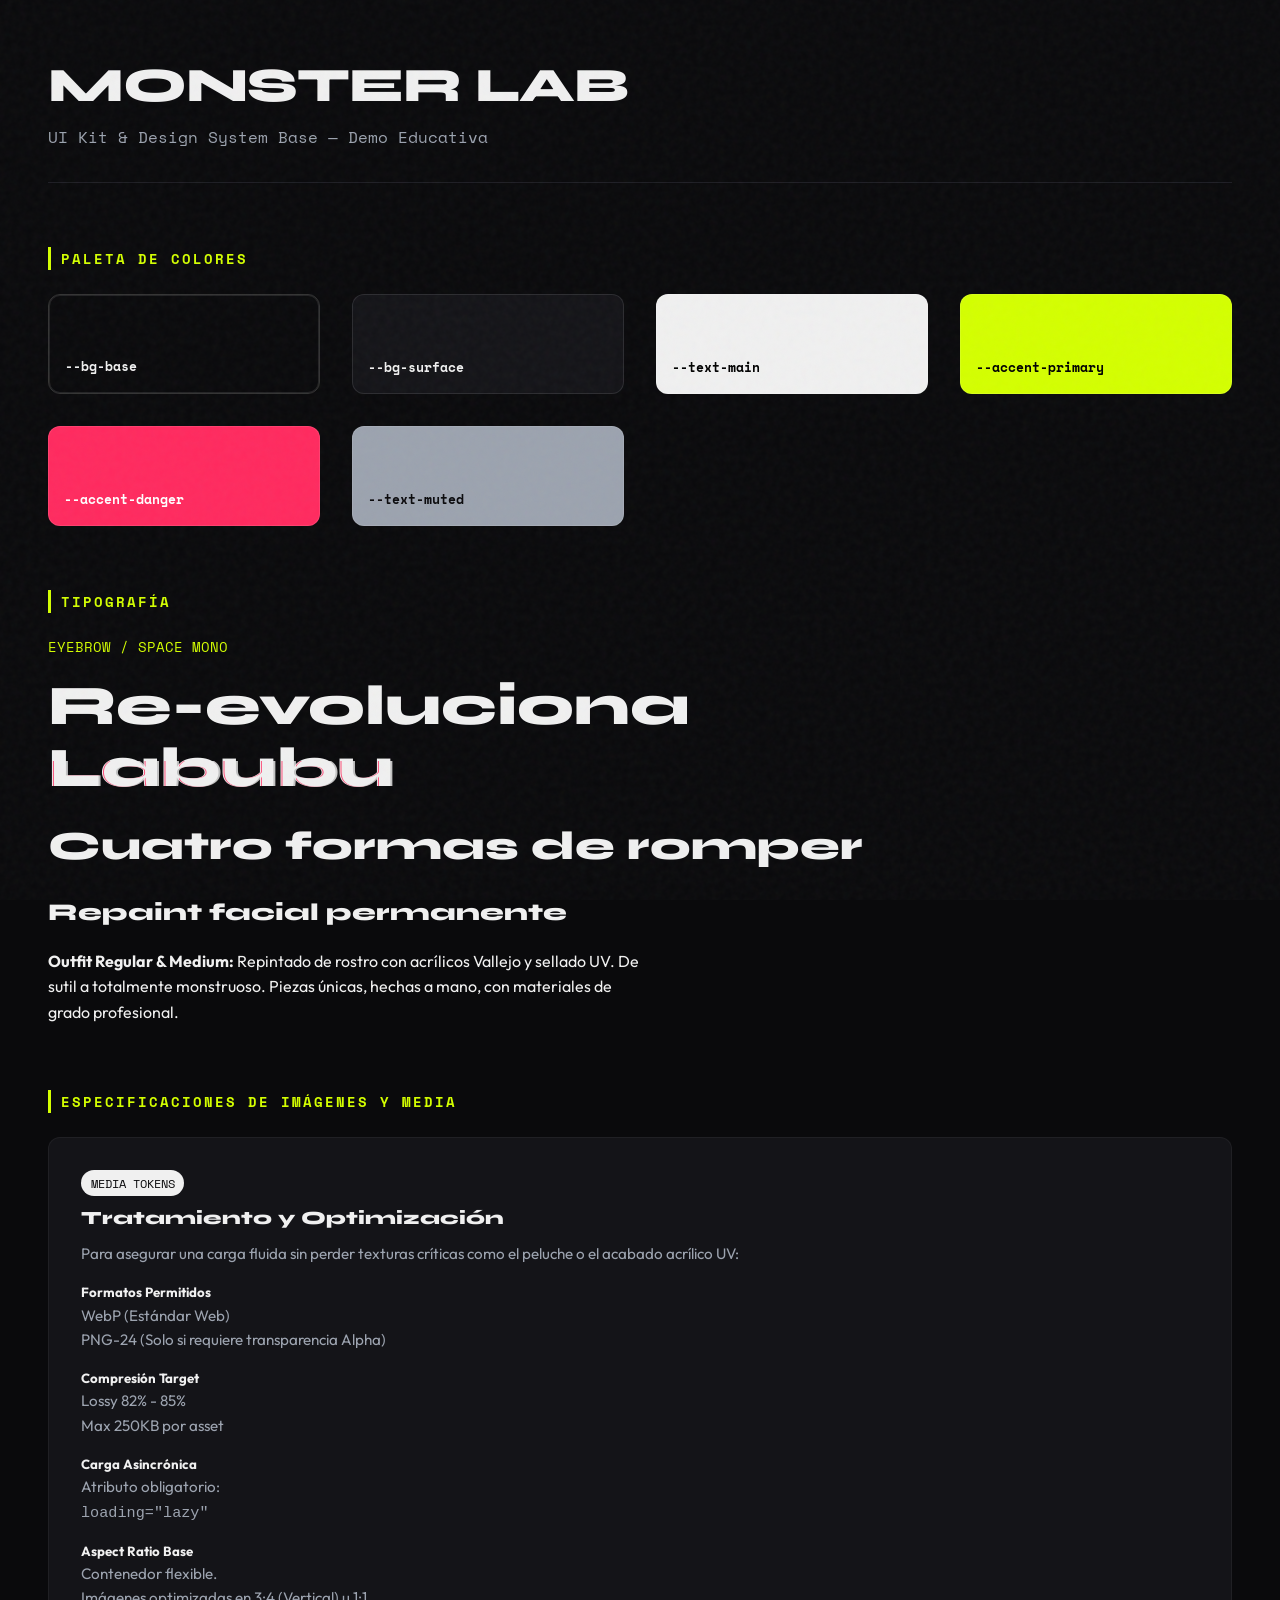
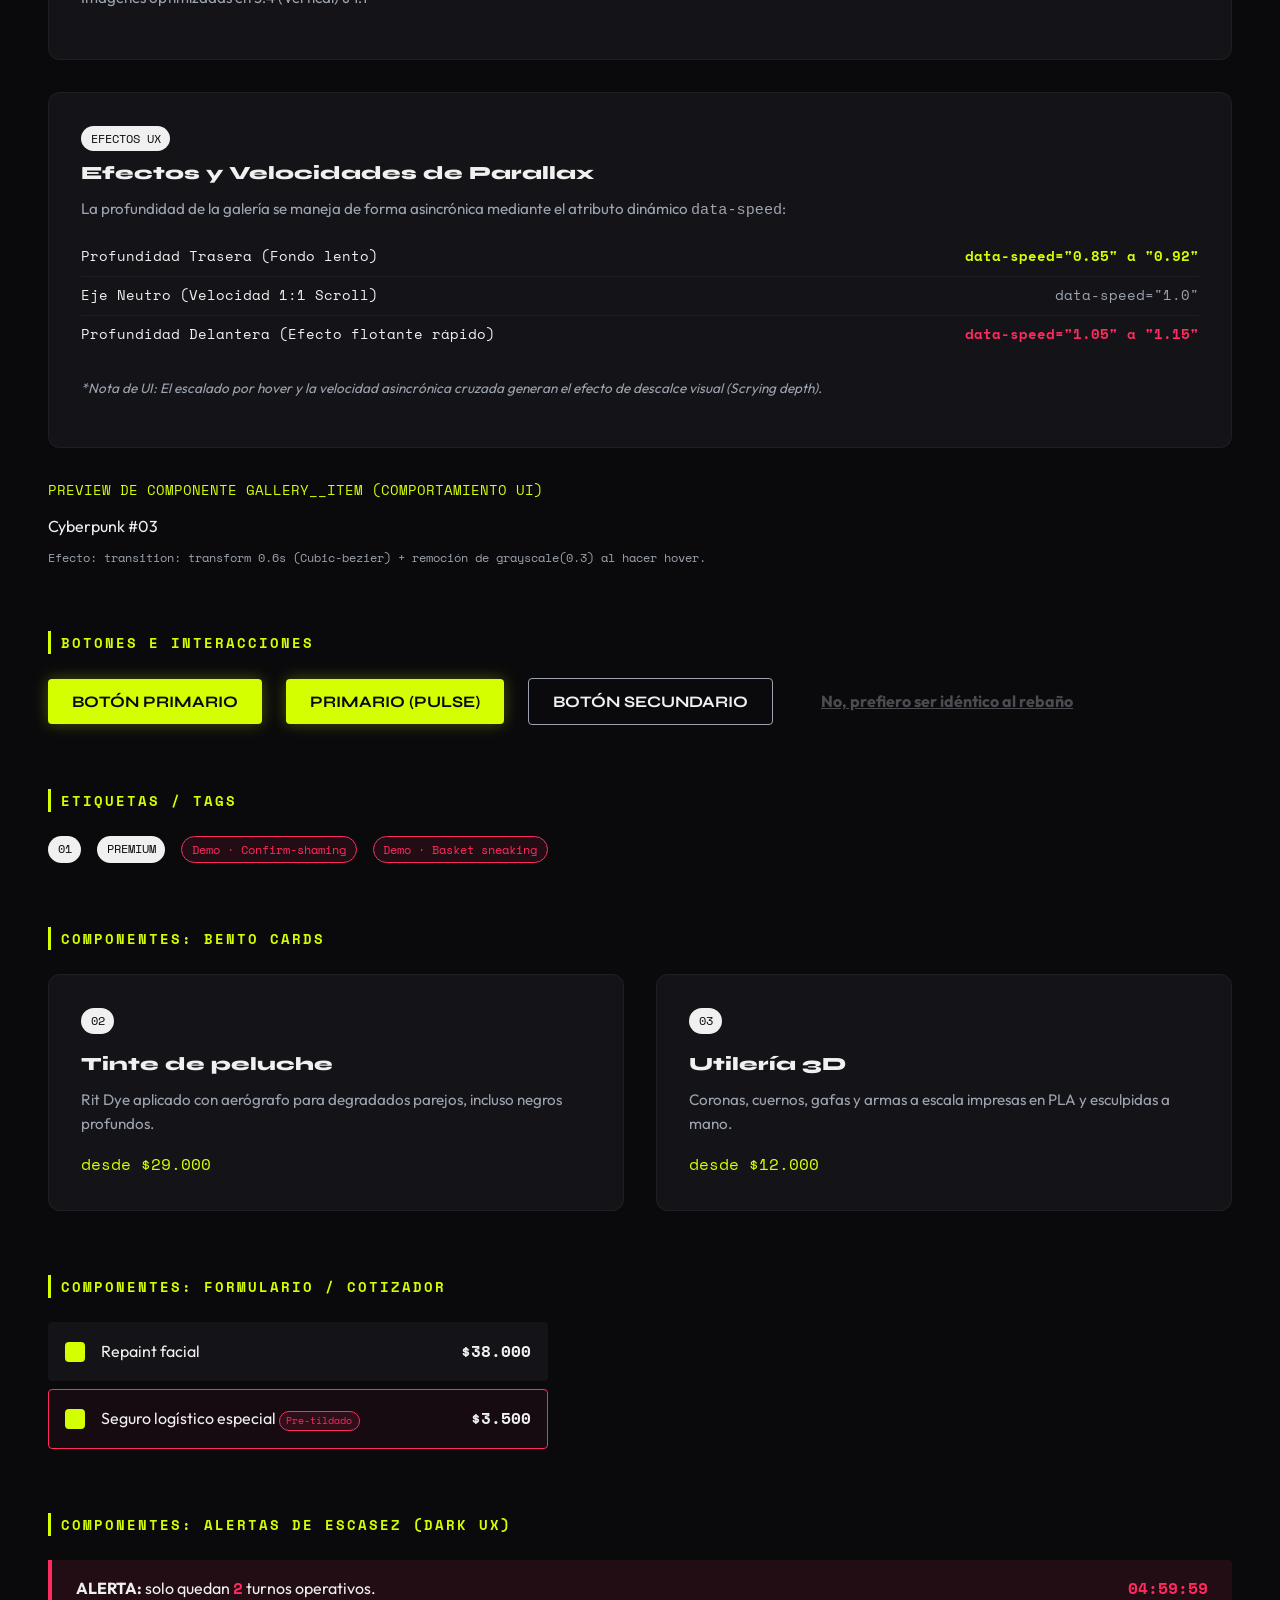
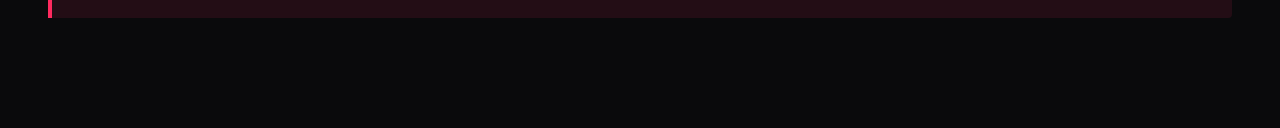
<file: detalle.html>
<!DOCTYPE html>
<html lang="es">
<head>
  <meta charset="UTF-8">
  <meta name="viewport" content="width=device-width, initial-scale=1.0">
  <title>MONSTER LAB — UI Kit & Design System</title>
  
  <link rel="preconnect" href="https://fonts.googleapis.com" />
  <link rel="preconnect" href="https://fonts.gstatic.com" crossorigin />
  <link href="https://fonts.googleapis.com/css2?family=Syne:wght@600;700;800&family=Outfit:wght@300;400;500;600&family=Space+Mono:wght@400;700&display=swap" rel="stylesheet" />

  <style>
    /* =========================================
       DESIGN TOKENS (Variables)
       ========================================= */
    :root {
      /* Paleta de Colores (Inferida para temática Monster/Dark) */
      --bg-base: #0a0a0c;
      --bg-surface: #141418;
      --bg-surface-hover: #1e1e24;
      --text-main: #f0f0f0;
      --text-muted: #9ca3af;
      
      --accent-primary: #d4ff00; /* Verde/Amarillo ácido (Cyberpunk/Monster) */
      --accent-primary-glow: rgba(212, 255, 0, 0.3);
      --accent-danger: #ff2a5f; /* Para scarcity y dark patterns */
      --accent-shame: #4b4b52; /* Gris apagado para confirm-shaming */

      /* Tipografía */
      --font-display: 'Syne', sans-serif;
      --font-body: 'Outfit', sans-serif;
      --font-mono: 'Space Mono', monospace;

      /* Espaciado & Radios */
      --radius-sm: 4px;
      --radius-md: 12px;
      --radius-lg: 24px;
      --spacing-md: 1.5rem;
    }

    /* =========================================
       RESET Y BASE
       ========================================= */
    * { box-sizing: border-box; margin: 0; padding: 0; }
    
    body {
      background-color: var(--bg-base);
      color: var(--text-main);
      font-family: var(--font-body);
      line-height: 1.6;
      padding: 3rem;
      position: relative;
    }

    /* Efecto Grano de fondo (Noise) */
    .grain {
      position: fixed;
      top: 0; left: 0; width: 100%; height: 100%;
      pointer-events: none;
      z-index: 9999;
      opacity: 0.04;
      background-image: url('data:image/svg+xml,%3Csvg viewBox="0 0 200 200" xmlns="http://www.w3.org/2000/svg"%3E%3Cfilter id="noiseFilter"%3E%3CfeTurbulence type="fractalNoise" baseFrequency="0.65" numOctaves="3" stitchTiles="stitch"/%3E%3C/filter%3E%3Crect width="100%25" height="100%25" filter="url(%23noiseFilter)"/%3E%3C/svg%3E');
    }

    /* Layout del UI Kit */
    .uikit-header {
      margin-bottom: 4rem;
      border-bottom: 1px solid var(--bg-surface-hover);
      padding-bottom: 2rem;
    }
    .uikit-header h1 {
      font-family: var(--font-display);
      font-size: 3rem;
      text-transform: uppercase;
      letter-spacing: -1px;
    }
    .uikit-header p {
      font-family: var(--font-mono);
      color: var(--text-muted);
    }
    .uikit-section { margin-bottom: 4rem; }
    .uikit-section-title {
      font-family: var(--font-mono);
      font-size: 0.9rem;
      text-transform: uppercase;
      letter-spacing: 2px;
      color: var(--accent-primary);
      margin-bottom: 1.5rem;
      border-left: 3px solid var(--accent-primary);
      padding-left: 10px;
    }
    .grid { display: grid; gap: 2rem; }
    .grid-col-3 { grid-template-columns: repeat(auto-fit, minmax(250px, 1fr)); }

    /* =========================================
       COMPONENTES DEL SISTEMA
       ========================================= */

    /* 1. Colores */
    .color-swatch {
      height: 100px;
      border-radius: var(--radius-md);
      display: flex;
      align-items: flex-end;
      padding: 1rem;
      font-family: var(--font-mono);
      font-size: 0.8rem;
      font-weight: 700;
      color: #000;
      box-shadow: inset 0 0 0 1px rgba(255,255,255,0.1);
    }

    /* 2. Tipografía */
    h1, h2, h3, .glitch { font-family: var(--font-display); font-weight: 800; }
    .t-h1 { font-size: 3.5rem; line-height: 1.1; }
    .t-h2 { font-size: 2.5rem; }
    .t-h3 { font-size: 1.5rem; }
    .eyebrow {
      font-family: var(--font-mono);
      text-transform: uppercase;
      font-size: 0.85rem;
      color: var(--accent-primary);
    }
    
    /* Efecto Glitch Básico */
    .glitch {
      position: relative;
      color: var(--text-main);
      display: inline-block;
    }
    .glitch::before, .glitch::after {
      content: attr(data-text);
      position: absolute;
      top: 0; left: 0; width: 100%; height: 100%;
      opacity: 0.8;
    }
    .glitch::before { left: 2px; text-shadow: -1px 0 var(--accent-danger); clip: rect(24px, 550px, 90px, 0); }
    .glitch::after { left: -2px; text-shadow: -1px 0 var(--accent-primary); clip: rect(85px, 550px, 140px, 0); }

    /* 3. Botones */
    .btn {
      display: inline-flex; justify-content: center; align-items: center;
      padding: 0.8rem 1.5rem;
      font-family: var(--font-display);
      font-weight: 700;
      font-size: 1rem;
      text-transform: uppercase;
      border-radius: var(--radius-sm);
      cursor: pointer;
      text-decoration: none;
      transition: all 0.3s ease;
      border: none;
    }
    .btn--primary {
      background-color: var(--accent-primary);
      color: var(--bg-base);
      box-shadow: 0 0 15px var(--accent-primary-glow);
    }
    .btn--primary:hover {
      background-color: #e2ff4d;
      box-shadow: 0 0 25px var(--accent-primary-glow);
    }
    .btn--pulse { animation: pulse 2s infinite; }
    @keyframes pulse {
      0% { box-shadow: 0 0 0 0 rgba(212, 255, 0, 0.4); }
      70% { box-shadow: 0 0 0 10px rgba(212, 255, 0, 0); }
      100% { box-shadow: 0 0 0 0 rgba(212, 255, 0, 0); }
    }
    .btn--ghost {
      background: transparent;
      color: var(--text-main);
      border: 1px solid var(--text-muted);
    }
    .btn--ghost:hover { border-color: var(--accent-primary); color: var(--accent-primary); }
    .btn--shame { background: transparent; color: var(--accent-shame); text-decoration: underline; font-family: var(--font-body); text-transform: none;}
    .btn--shame:hover { color: var(--text-main); }

    /* 4. Tags & Badges */
    .bento__tag, .darkux-tag {
      font-family: var(--font-mono);
      font-size: 0.75rem;
      padding: 0.2rem 0.6rem;
      border-radius: 50px;
      display: inline-block;
    }
    .bento__tag { background: var(--text-main); color: var(--bg-base); }
    .darkux-tag { background: rgba(255, 42, 95, 0.1); color: var(--accent-danger); border: 1px solid var(--accent-danger); }

    /* 5. Cards & UI Elements */
    .bento__card {
      background: var(--bg-surface);
      border-radius: var(--radius-md);
      padding: 2rem;
      border: 1px solid rgba(255,255,255,0.05);
      transition: transform 0.3s ease;
    }
    .bento__card:hover { transform: translateY(-5px); border-color: rgba(255,255,255,0.1); }
    .bento__card h3 { margin: 1rem 0 0.5rem; }
    .bento__card p { color: var(--text-muted); font-size: 0.95rem; margin-bottom: 1rem; }
    .bento__price { font-family: var(--font-mono); color: var(--accent-primary); }

    /* 6. Formulario / Cotizador */
    .opt {
      display: flex; align-items: center; gap: 1rem;
      background: var(--bg-surface);
      padding: 1rem;
      border-radius: var(--radius-sm);
      margin-bottom: 0.5rem;
      border: 1px solid transparent;
      cursor: pointer;
    }
    .opt:hover { border-color: var(--bg-surface-hover); }
    .opt input[type="checkbox"] {
      appearance: none; width: 20px; height: 20px;
      border: 2px solid var(--text-muted); border-radius: 4px;
      background: transparent; position: relative; cursor: pointer;
    }
    .opt input[type="checkbox"]:checked {
      background: var(--accent-primary); border-color: var(--accent-primary);
    }
    .opt span { flex-grow: 1; }
    .opt b { font-family: var(--font-mono); }
    
    /* 7. Dark UX Panel (Scarcity) */
    .scarcity {
      background: rgba(255, 42, 95, 0.1);
      border-left: 4px solid var(--accent-danger);
      padding: 1rem 1.5rem;
      display: flex; justify-content: space-between; align-items: center;
      border-radius: 0 var(--radius-sm) var(--radius-sm) 0;
    }
    .ticker, .scarcity__timer { font-family: var(--font-mono); font-weight: 700; color: var(--accent-danger); }

  </style>
</head>
<body>

  <div class="grain" aria-hidden="true"></div>

  <header class="uikit-header">
    <h1>Monster Lab</h1>
    <p>UI Kit & Design System Base — Demo Educativa</p>
  </header>

  <section class="uikit-section">
    <h4 class="uikit-section-title">Paleta de Colores</h4>
    <div class="grid grid-col-3">
      <div class="color-swatch" style="background: var(--bg-base); color: var(--text-main); border: 1px solid #333;">--bg-base</div>
      <div class="color-swatch" style="background: var(--bg-surface); color: var(--text-main);">--bg-surface</div>
      <div class="color-swatch" style="background: var(--text-main);">--text-main</div>
      <div class="color-swatch" style="background: var(--accent-primary);">--accent-primary</div>
      <div class="color-swatch" style="background: var(--accent-danger); color: white;">--accent-danger</div>
      <div class="color-swatch" style="background: var(--text-muted); color: var(--bg-base);">--text-muted</div>
    </div>
  </section>

  <section class="uikit-section">
    <h4 class="uikit-section-title">Tipografía</h4>
    <div class="grid" style="gap: 1rem;">
      <p class="eyebrow">Eyebrow / Space Mono</p>
      <h1 class="t-h1">Re-evoluciona <br><span class="glitch" data-text="Labubu">Labubu</span></h1>
      <h2 class="t-h2">Cuatro formas de romper</h2>
      <h3 class="t-h3">Repaint facial permanente</h3>
      <p style="max-width: 600px;"><b>Outfit Regular & Medium:</b> Repintado de rostro con acrílicos Vallejo y sellado UV. De sutil a totalmente monstruoso. Piezas únicas, hechas a mano, con materiales de grado profesional.</p>
    </div>
  </section>

<!-- ESPECIFICACIONES DE IMÁGENES -->
  <section class="uikit-section" id="media-specs">
    <h4 class="uikit-section-title">Especificaciones de Imágenes y Media</h4>
    
    <div class="grid grid-col-2">
      
      <!-- Bloque 1: Lineamientos Técnicos y Performance -->
      <div class="bento__card">
        <span class="bento__tag">MEDIA TOKENS</span>
        <h3 style="margin-top: 0.5rem;">Tratamiento y Optimización</h3>
        <p>Para asegurar una carga fluida sin perder texturas críticas como el peluche o el acabado acrílico UV:</p>
        
        <div class="media-spec-grid">
          <div class="media-token">
            <h5>Formatos Permitidos</h5>
            <p>WebP (Estándar Web)<br>PNG-24 (Solo si requiere transparencia Alpha)</p>
          </div>
          <div class="media-token">
            <h5>Compresión Target</h5>
            <p>Lossy 82% - 85%<br>Max 250KB por asset</p>
          </div>
          <div class="media-token">
            <h5>Carga Asincrónica</h5>
            <p>Atributo obligatorio:<br><code>loading="lazy"</code></p>
          </div>
          <div class="media-token">
            <h5>Aspect Ratio Base</h5>
            <p>Contenedor flexible.<br>Imágenes optimizadas en 3:4 (Vertical) u 1:1</p>
          </div>
        </div>
      </div>

      <!-- Bloque 2: Lógica Cinematográfica (Parallax depth) -->
      <div class="bento__card">
        <span class="bento__tag">EFECTOS UX</span>
        <h3 style="margin-top: 0.5rem;">Efectos y Velocidades de Parallax</h3>
        <p>La profundidad de la galería se maneja de forma asincrónica mediante el atributo dinámico <code>data-speed</code>:</p>
        
        <div style="margin-top: 1rem; font-family: var(--font-mono); font-size: 0.85rem;">
          <div style="display: flex; justify-content: space-between; border-bottom: 1px solid var(--bg-surface-hover); padding: 0.5rem 0;">
            <span>Profundidad Trasera (Fondo lento)</span>
            <span style="color: var(--accent-primary); font-weight: 700;">data-speed="0.85" a "0.92"</span>
          </div>
          <div style="display: flex; justify-content: space-between; border-bottom: 1px solid var(--bg-surface-hover); padding: 0.5rem 0;">
            <span>Eje Neutro (Velocidad 1:1 Scroll)</span>
            <span style="color: var(--text-muted);">data-speed="1.0"</span>
          </div>
          <div style="display: flex; justify-content: space-between; padding: 0.5rem 0;">
            <span>Profundidad Delantera (Efecto flotante rápido)</span>
            <span style="color: var(--accent-danger); font-weight: 700;">data-speed="1.05" a "1.15"</span>
          </div>
        </div>

        <p style="margin-top: 1.5rem; font-size: 0.85rem; font-style: italic;">
          *Nota de UI: El escalado por hover y la velocidad asincrónica cruzada generan el efecto de descalce visual (Scrying depth).
        </p>
      </div>

    </div>

    <!-- Preview interactivo del token de imagen de galería -->
    <div style="margin-top: 2rem;">
      <p class="eyebrow" style="margin-bottom: 0.75rem;">Preview de Componente Gallery__item (Comportamiento UI)</p>
      
      <div class="gallery-item-preview">
        <div class="gallery-item-preview__wrapper">
          <!-- Simulación visual del contenedor con máscara -->
          <div class="gallery-item-preview__img"></div>
          <div class="gallery-item-preview__overlay">
            <div class="gallery-item-preview__caption">Cyberpunk #03</div>
          </div>
        </div>
      </div>
      <p style="font-family: var(--font-mono); font-size: 0.75rem; color: var(--text-muted); margin-top: 0.5rem;">
        Efecto: transition: transform 0.6s (Cubic-bezier) + remoción de grayscale(0.3) al hacer hover.
      </p>
    </div>
  </section>

  <section class="uikit-section">
    <h4 class="uikit-section-title">Botones e Interacciones</h4>
    <div style="display: flex; gap: 1.5rem; align-items: center; flex-wrap: wrap;">
      <button class="btn btn--primary">Botón Primario</button>
      <button class="btn btn--primary btn--pulse">Primario (Pulse)</button>
      <button class="btn btn--ghost">Botón Secundario</button>
      <button class="btn btn--shame">No, prefiero ser idéntico al rebaño</button>
    </div>
  </section>

  <section class="uikit-section">
    <h4 class="uikit-section-title">Etiquetas / Tags</h4>
    <div style="display: flex; gap: 1rem;">
      <span class="bento__tag">01</span>
      <span class="bento__tag">PREMIUM</span>
      <span class="darkux-tag">Demo · Confirm-shaming</span>
      <span class="darkux-tag">Demo · Basket sneaking</span>
    </div>
  </section>

  <section class="uikit-section">
    <h4 class="uikit-section-title">Componentes: Bento Cards</h4>
    <div class="grid grid-col-3">
      <article class="bento__card">
        <span class="bento__tag">02</span>
        <h3>Tinte de peluche</h3>
        <p>Rit Dye aplicado con aerógrafo para degradados parejos, incluso negros profundos.</p>
        <span class="bento__price">desde $29.000</span>
      </article>
      <article class="bento__card">
        <span class="bento__tag">03</span>
        <h3>Utilería 3D</h3>
        <p>Coronas, cuernos, gafas y armas a escala impresas en PLA y esculpidas a mano.</p>
        <span class="bento__price">desde $12.000</span>
      </article>
    </div>
  </section>

  <section class="uikit-section">
    <h4 class="uikit-section-title">Componentes: Formulario / Cotizador</h4>
    <div style="max-width: 500px;">
      <label class="opt">
        <input type="checkbox" checked />
        <span>Repaint facial</span>
        <b>$38.000</b>
      </label>
      <label class="opt" style="border: 1px solid var(--accent-danger); background: rgba(255, 42, 95, 0.05);">
        <input type="checkbox" checked />
        <span>Seguro logístico especial <span class="darkux-tag" style="font-size: 0.6rem; padding: 0.1rem 0.4rem;">Pre-tildado</span></span>
        <b>$3.500</b>
      </label>
    </div>
  </section>

  <section class="uikit-section">
    <h4 class="uikit-section-title">Componentes: Alertas de Escasez (Dark UX)</h4>
    <aside class="scarcity">
      <p>
        <strong>ALERTA:</strong> solo quedan <span class="ticker">2</span> turnos operativos.
      </p>
      <div class="scarcity__timer">04:59:59</div>
    </aside>
  </section>

</body>
</html>
</file>
